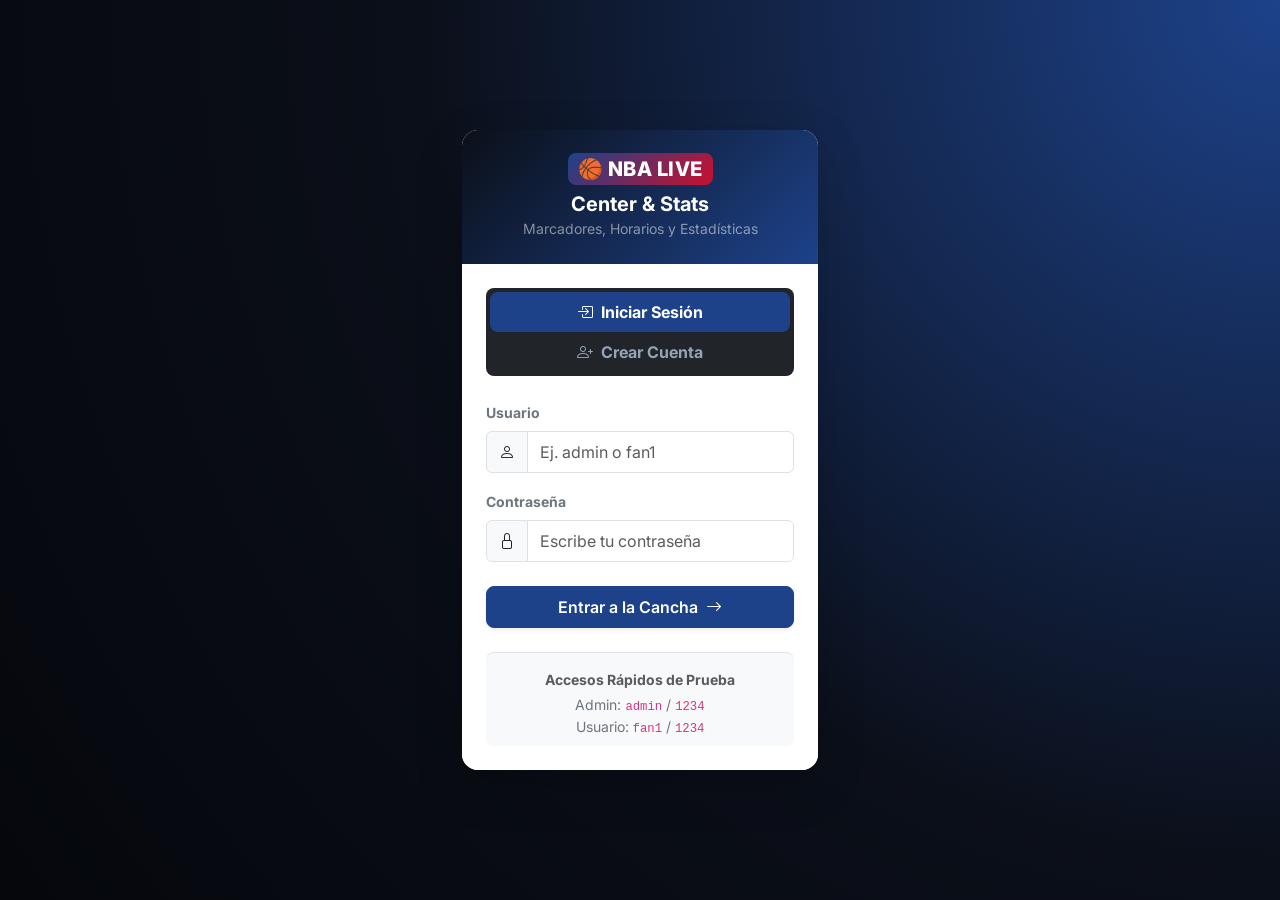
<file: index.html>
<!DOCTYPE html>
<html lang="es">
<head>
    <meta charset="UTF-8">
    <meta name="viewport" content="width=device-width, initial-scale=1.0">
    <title>Acceso y Registro | NBA Live Center</title>
    <link href="https://cdn.jsdelivr.net/npm/bootstrap@5.3.0/dist/css/bootstrap.min.css" rel="stylesheet">
    <link href="https://cdn.jsdelivr.net/npm/bootstrap-icons@1.11.3/font/bootstrap-icons.css" rel="stylesheet">
    <link href="css/styles.css" rel="stylesheet">
</head>
<body class="login-bg d-flex align-items-center min-vh-100 py-4">

    <div class="container">
        <div class="row justify-content-center">
            <div class="col-md-5 col-lg-4">
                <div class="card shadow-lg border-0 rounded-4 overflow-hidden">
                    <div class="card-header bg-dark text-white text-center py-4 border-0" style="background: linear-gradient(135deg, #0b0f19 0%, #1d428a 100%);">
                        <div class="mb-2">
                            <span class="brand-badge text-white fs-5">🏀 NBA LIVE</span>
                        </div>
                        <h5 class="mb-0 fw-bold">Center & Stats</h5>
                        <small class="text-white-50">Marcadores, Horarios y Estadísticas</small>
                    </div>

                    <div class="card-body p-4 bg-white">
                        <!-- Pestañas Iniciar Sesión / Crear Cuenta -->
                        <ul class="nav nav-pills nav-fill mb-4 bg-dark p-1 rounded-3" id="pills-tab" role="tablist">
                            <li class="nav-item" role="presentation">
                                <button class="nav-link active fw-bold small rounded-3" id="tab-login" data-bs-toggle="pill" data-bs-target="#panel-login" type="button" role="tab">
                                    <i class="bi bi-box-arrow-in-right me-1"></i> Iniciar Sesión
                                </button>
                            </li>
                            <li class="nav-item" role="presentation">
                                <button class="nav-link fw-bold small rounded-3" id="tab-registro" data-bs-toggle="pill" data-bs-target="#panel-registro" type="button" role="tab">
                                    <i class="bi bi-person-plus me-1"></i> Crear Cuenta
                                </button>
                            </li>
                        </ul>

                        <div class="tab-content">
                            <!-- Formulario Login -->
                            <div class="tab-pane fade show active" id="panel-login" role="tabpanel">
                                <form id="formLogin">
                                    <div class="mb-3">
                                        <label class="form-label fw-bold small text-secondary">Usuario</label>
                                        <div class="input-group">
                                            <span class="input-group-text bg-light"><i class="bi bi-person"></i></span>
                                            <input type="text" id="inputUser" class="form-control py-2" placeholder="Ej. admin o fan1" required>
                                        </div>
                                    </div>
                                    <div class="mb-4">
                                        <label class="form-label fw-bold small text-secondary">Contraseña</label>
                                        <div class="input-group">
                                            <span class="input-group-text bg-light"><i class="bi bi-lock"></i></span>
                                            <input type="password" id="inputPass" class="form-control py-2" placeholder="Escribe tu contraseña" required>
                                        </div>
                                    </div>
                                    <button type="submit" class="btn btn-nba-primary w-100 py-2 rounded-3 shadow-sm">
                                        Entrar a la Cancha <i class="bi bi-arrow-right ms-1"></i>
                                    </button>
                                    <div id="errorMsg" class="alert alert-danger py-2 small fw-bold mt-3 text-center d-none">
                                        <i class="bi bi-exclamation-triangle me-1"></i> Usuario o contraseña incorrectos.
                                    </div>
                                </form>

                                <div class="mt-4 pt-3 border-top text-center bg-light rounded-3 p-2">
                                    <small class="text-muted fw-bold d-block mb-1">Accesos Rápidos de Prueba</small>
                                    <small class="text-secondary d-block">Admin: <code>admin</code> / <code>1234</code></small>
                                    <small class="text-secondary d-block">Usuario: <code>fan1</code> / <code>1234</code></small>
                                </div>
                            </div>

                            <!-- Formulario Registro -->
                            <div class="tab-pane fade" id="panel-registro" role="tabpanel">
                                <form id="formRegistro">
                                    <div class="mb-3">
                                        <label class="form-label fw-bold small text-secondary">Nombre Completo</label>
                                        <input type="text" id="regNombre" class="form-control py-2 rounded-3" placeholder="Ej. Edwin Pacheco" required>
                                    </div>
                                    <div class="mb-3">
                                        <label class="form-label fw-bold small text-secondary">Nombre de Usuario</label>
                                        <input type="text" id="regUser" class="form-control py-2 rounded-3" placeholder="Ej. edwin23" required>
                                    </div>
                                    <div class="mb-3">
                                        <label class="form-label fw-bold small text-secondary">Contraseña</label>
                                        <input type="password" id="regPass" class="form-control py-2 rounded-3" placeholder="Crea una contraseña" required>
                                    </div>
                                    <div class="mb-4">
                                        <label class="form-label fw-bold small text-secondary">Confirmar Contraseña</label>
                                        <input type="password" id="regPassConfirm" class="form-control py-2 rounded-3" placeholder="Repite tu contraseña" required>
                                    </div>
                                    <button type="submit" class="btn btn-success w-100 fw-bold py-2 rounded-3 shadow-sm">
                                        <i class="bi bi-check-circle me-1"></i> Registrarme y Entrar
                                    </button>
                                    <div id="regErrorMsg" class="alert alert-danger py-2 small fw-bold mt-3 text-center d-none"></div>
                                </form>
                            </div>
                        </div>
                    </div>
                </div>
            </div>
        </div>
    </div>

    <script src="https://cdn.jsdelivr.net/npm/bootstrap@5.3.0/dist/js/bootstrap.bundle.min.js"></script>
    <script src="js/app.js"></script>
</body>
</html>
</file>
<file: css/styles.css>
/* css/styles.css - Estilo Deportivo NBA Live Center */
@import url('https://fonts.googleapis.com/css2?family=Inter:wght@400;600;700;800&display=swap');

:root {
    --nba-dark: #0b0f19;
    --nba-card: #131a2a;
    --nba-card-hover: #1a2338;
    --nba-blue: #1d428a;
    --nba-red: #c8102e;
    --nba-accent: #f59e0b;
    --nba-border: rgba(255, 255, 255, 0.08);
}

body {
    font-family: 'Inter', sans-serif;
    background-color: #f1f5f9;
    color: #0f172a;
}

/* Fondo especial para el Login */
body.login-bg {
    background: radial-gradient(circle at top right, #1d428a 0%, #0b0f19 55%, #05070c 100%);
}

/* Navbar estilo ESPN / NBA */
.navbar-nba {
    background: linear-gradient(90deg, #0b0f19 0%, #151e32 100%);
    border-bottom: 3px solid var(--nba-red);
}

.brand-badge {
    background: linear-gradient(135deg, var(--nba-blue), var(--nba-red));
    padding: 4px 10px;
    border-radius: 8px;
    font-weight: 800;
    letter-spacing: 0.5px;
}

/* Tarjetas de Partidos y Estadísticas */
.card-nba {
    border: 1px solid #e2e8f0;
    border-radius: 16px;
    transition: transform 0.2s ease, box-shadow 0.2s ease;
    background: #ffffff;
}

.card-nba:hover {
    transform: translateY(-4px);
    box-shadow: 0 12px 24px -8px rgba(15, 23, 42, 0.15) !important;
}

/* Marcadores numéricos grandes */
.score-num {
    font-variant-numeric: tabular-nums;
    letter-spacing: -1px;
}

/* Indicador parpadeante para partidos EN VIVO */
@keyframes pulseLive {
    0% { opacity: 1; }
    50% { opacity: 0.45; }
    100% { opacity: 1; }
}

.badge-live {
    background-color: var(--nba-red) !important;
    color: #fff;
    animation: pulseLive 1.5s infinite;
}

/* Botones principales */
.btn-nba-primary {
    background-color: var(--nba-blue);
    border-color: var(--nba-blue);
    color: #fff;
    font-weight: 600;
}

.btn-nba-primary:hover {
    background-color: #15326b;
    border-color: #15326b;
    color: #fff;
}

/* Pestañas del Login */
.nav-pills .nav-link {
    color: #94a3b8;
    transition: all 0.2s;
}

.nav-pills .nav-link.active {
    background-color: var(--nba-blue) !important;
    color: #ffffff !important;
}

/* Logos de equipos con sombra sutil */
.team-logo {
    filter: drop-shadow(0 2px 4px rgba(0,0,0,0.12));
    transition: transform 0.2s ease;
}

.card-nba:hover .team-logo {
    transform: scale(1.08);
}
</file>
